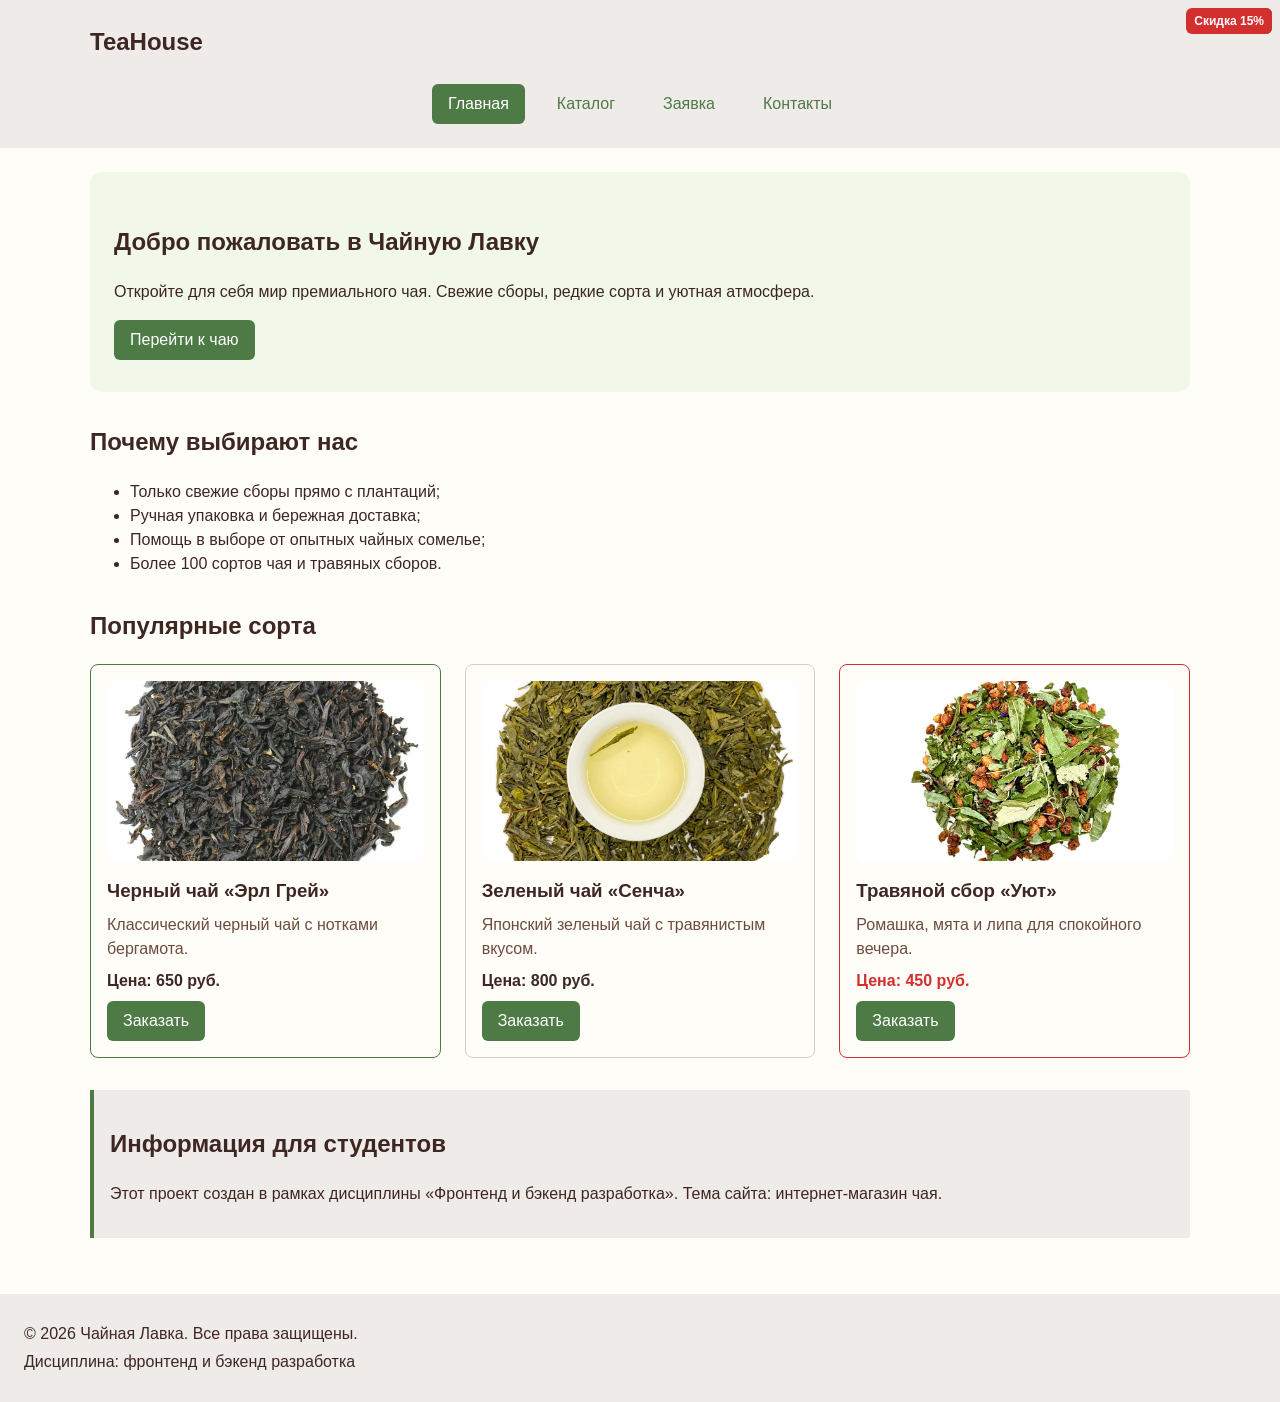
<file: index.html>
<!DOCTYPE html>
<html lang="ru">
<head>
  <meta charset="UTF-8">
  <meta name="viewport" content="width=device-width, initial-scale=1.0">
  <meta name="description" content="Магазин элитного чая. Главная страница.">
  <title>Главная – Чайная Лавка</title>
  <link rel="stylesheet" href="css/style.css">
  <script src="js/main.js" defer></script>
</head>
<body>
  <header class="site-header">
    <div class="site-header__inner">
      <a class="site-header__logo" href="index.html">TeaHouse</a>
      <nav class="site-nav" aria-label="Основная навигация">
        <ul class="site-nav__list">
          <li class="site-nav__item"><a class="site-nav__link site-nav__link--active" href="index.html">Главная</a></li>
          <li class="site-nav__item"><a class="site-nav__link" href="catalog.html">Каталог</a></li>
          <li class="site-nav__item"><a class="site-nav__link" href="order.html">Заявка</a></li>
          <li class="site-nav__item"><a class="site-nav__link" href="contacts.html">Контакты</a></li>
        </ul>
      </nav>
    </div>
  </header>

  <main>
    <section class="hero">
      <h1 class="hero__title">Добро пожаловать в Чайную Лавку</h1>
      <p class="hero__text">
        Откройте для себя мир премиального чая. Свежие сборы, редкие сорта и уютная атмосфера.
      </p>
      <a class="button button--primary" href="#popular">Перейти к чаю</a>
    </section>

    <section class="section" id="advantages">
      <h2 class="section__title">Почему выбирают нас</h2>
      <ul class="advantages-list">
        <li class="advantages-list__item">Только свежие сборы прямо с плантаций;</li>
        <li class="advantages-list__item">Ручная упаковка и бережная доставка;</li>
        <li class="advantages-list__item">Помощь в выборе от опытных чайных сомелье;</li>
        <li class="advantages-list__item">Более 100 сортов чая и травяных сборов.</li>
      </ul>
    </section>

    <section class="section" id="popular">
      <h2 class="section__title">Популярные сорта</h2>

      <div class="products-grid">
        <!-- Товар 1 -->
        <article class="product-card product-card--featured">
          <span class="product-card__badge product-card__badge--hit">Хит</span>
          <img src="images/tea-black.jpg" alt="Черный чай Эрл Грей" class="product-card__image">
          <h3 class="product-card__title">Черный чай «Эрл Грей»</h3>
          <p class="product-card__description">Классический черный чай с нотками бергамота.</p>
          <p class="product-card__price">Цена: 650 руб.</p>
          <button class="button button--primary product-card__button" type="button" data-product="Черный чай «Эрл Грей»">Заказать</button>
        </article>

        <!-- Товар 2 -->
        <article class="product-card">
          <span class="product-card__badge product-card__badge--new">Новинка</span>
          <img src="images/tea-green.jpg" alt="Зеленый чай Сенча" class="product-card__image">
          <h3 class="product-card__title">Зеленый чай «Сенча»</h3>
          <p class="product-card__description">Японский зеленый чай с травянистым вкусом.</p>
          <p class="product-card__price">Цена: 800 руб.</p>
          <button class="button button--primary product-card__button" type="button" data-product="Зеленый чай «Сенча»">Заказать</button>
        </article>

        <!-- Товар 3 -->
        <article class="product-card product-card--discount">
          <span class="product-card__badge product-card__badge--discount">Скидка 15%</span>
          <img src="images/tea-herbal.jpg" alt="Травяной сбор Уют" class="product-card__image">
          <h3 class="product-card__title">Травяной сбор «Уют»</h3>
          <p class="product-card__description">Ромашка, мята и липа для спокойного вечера.</p>
          <p class="product-card__price">Цена: 450 руб.</p>
          <button class="button button--primary product-card__button" type="button" data-product="Травяной сбор «Уют»">Заказать</button>
        </article>
      </div>
    </section>

    <aside class="aside-info">
      <h2 class="aside-info__title">Информация для студентов</h2>
      <p class="aside-info__text">
        Этот проект создан в рамках дисциплины «Фронтенд и бэкенд разработка». Тема сайта: интернет-магазин чая.
      </p>
    </aside>
  </main>

  <footer class="site-footer" id="contacts">
    <p class="site-footer__text">&copy; 2026 Чайная Лавка. Все права защищены.</p>
    <p class="site-footer__text">Дисциплина: фронтенд и бэкенд разработка</p>
  </footer>

  <!--  окно ЗАКАЗА -->
  <dialog class="order-dialog" id="order-dialog" aria-labelledby="order-dialog-title">
    <h2 class="order-dialog__title" id="order-dialog-title">Оформление заявки</h2>
    <form class="order-form" id="order-form" action="#" method="post" novalidate>
      <input id="selected-product" name="selected-product" type="hidden">
      
      <div class="order-form__field">
        <label class="order-form__label" for="order-name">Имя</label>
        <input class="order-form__input" id="order-name" name="name" type="text" placeholder="Введите ваше имя" minlength="2" required>
      </div>
      <div class="order-form__field">
        <label class="order-form__label" for="order-email">E-mail</label>
        <input class="order-form__input" id="order-email" name="email" type="email" placeholder="example@mail.ru" required>
      </div>
      <div class="order-form__field">
        <label class="order-form__label" for="order-phone">Телефон</label>
        <input class="order-form__input" id="order-phone" name="phone" type="tel" placeholder="+7 (900) 000-00-00" pattern="\+?[0-9\s\-\(\)]{10,18}" title="Введите номер телефона" required>
        <small class="order-form__hint">Например: 89009009000</small>
      </div>
      <div class="order-form__field">
        <label class="order-form__label">
          <input class="order-form__checkbox" id="order-agreement" type="checkbox" required>
          Я согласен на обработку данных
        </label>
      </div>

      <div class="order-form__actions">
        <button type="button" id="close-order-dialog" class="button button--secondary">Закрыть</button>
        <button type="submit" class="button button--primary">Отправить заявку</button>
      </div>
    </form>
  </dialog>

  <dialog class="success-dialog" id="success-dialog">
    <div class="success-dialog__content">
      <h2 class="success-dialog__title">Успех!</h2>
      <p class="success-dialog__text">Ваша заявка успешно отправлена. Мы свяжемся с вами в ближайшее время.</p>
      <button type="button" class="button button--primary" id="close-success-dialog">Отлично</button>
    </div>
  </dialog>
</body>
</html>
</file>
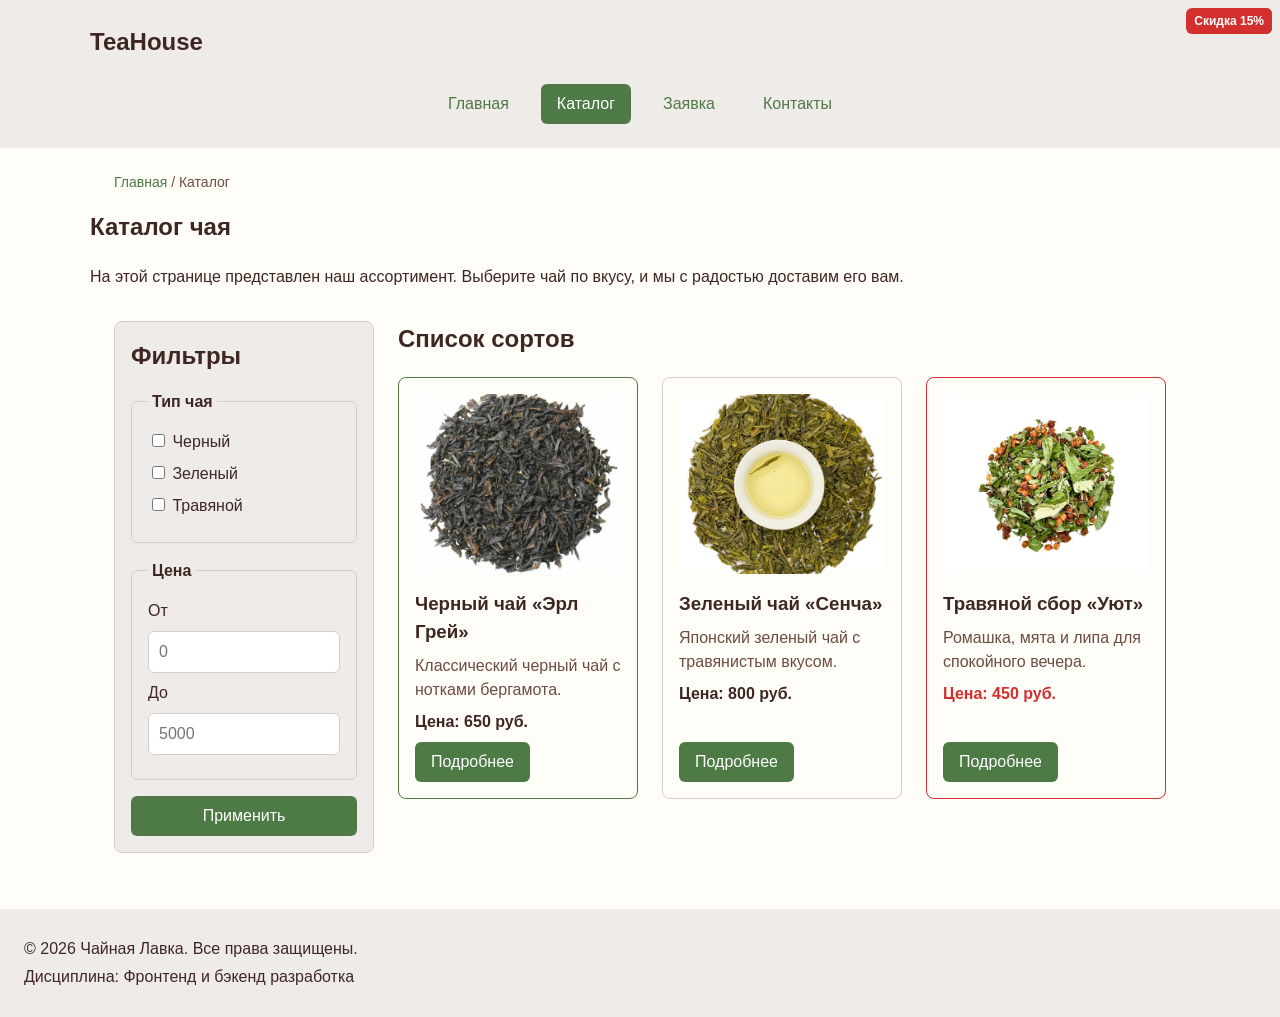
<file: catalog.html>
<!DOCTYPE html>
<html lang="ru">
<head>
  <meta charset="UTF-8">
  <meta name="viewport" content="width=device-width, initial-scale=1.0">
  <meta name="description" content="Каталог элитного чая. Чайная Лавка.">
  <title>Каталог чая – Чайная Лавка</title>
  <link rel="stylesheet" href="css/style.css">
</head>
<body>
  <header class="site-header">
    <div class="site-header__inner">
      <a class="site-header__logo" href="index.html">TeaHouse</a>
      <nav class="site-nav" aria-label="Основная навигация">
        <ul class="site-nav__list">
          <li class="site-nav__item"><a class="site-nav__link" href="index.html">Главная</a></li>
          <li class="site-nav__item"><a class="site-nav__link site-nav__link--active" href="catalog.html">Каталог</a></li>
          <li class="site-nav__item"><a class="site-nav__link" href="order.html">Заявка</a></li>
          <li class="site-nav__item"><a class="site-nav__link" href="contacts.html">Контакты</a></li>
        </ul>
      </nav>
    </div>
  </header>

  <main>
    <nav class="breadcrumbs" aria-label="Хлебные крошки">
      <a class="breadcrumbs__link" href="index.html">Главная</a>
      <span class="breadcrumbs__current">Каталог</span>
    </nav>

    <section class="section">
      <h1 class="section__title">Каталог чая</h1>
      <p class="section__text">
        На этой странице представлен наш ассортимент. Выберите чай по вкусу, и мы с радостью доставим его вам.
      </p>
    </section>

    <section class="catalog-layout">
      <!-- Блок фильтров -->
      <aside class="catalog-filters">
        <h2 class="catalog-filters__title">Фильтры</h2>
        <form class="filters-form" action="#" method="get">
          <fieldset class="filters-form__group">
            <legend class="filters-form__legend">Тип чая</legend>
            <label class="filters-form__label">
              <input type="checkbox" name="category" value="black"> Черный
            </label>
            <label class="filters-form__label">
              <input type="checkbox" name="category" value="green"> Зеленый
            </label>
            <label class="filters-form__label">
              <input type="checkbox" name="category" value="herbal"> Травяной
            </label>
          </fieldset>

          <fieldset class="filters-form__group">
            <legend class="filters-form__legend">Цена</legend>
            <label class="filters-form__label" for="price-from">От</label>
            <input class="filters-form__input" id="price-from" name="price-from" type="number" min="0" placeholder="0">
            
            <label class="filters-form__label" for="price-to">До</label>
            <input class="filters-form__input" id="price-to" name="price-to" type="number" min="0" placeholder="5000">
          </fieldset>

          <button class="button button--primary" type="submit">Применить</button>
        </form>
      </aside>

      <!-- Сетка товаров -->
      <section class="catalog-products">
        <h2 class="catalog-products__title">Список сортов</h2>
        
        <div class="products-grid">
          <!-- Товар 1 -->
          <article class="product-card product-card--featured">
            <span class="product-card__badge product-card__badge--hit">Хит</span>
            <img src="images/tea-black.jpg" alt="Черный чай Эрл Грей" class="product-card__image">
            <h3 class="product-card__title">Черный чай «Эрл Грей»</h3>
            <p class="product-card__description">Классический черный чай с нотками бергамота.</p>
            <p class="product-card__price">Цена: 650 руб.</p>
            <a class="button button--primary product-card__button" href="product.html?name=Черный чай «Эрл Грей»&price=650">Подробнее</a>
          </article>

          <!-- Товар 2 -->
          <article class="product-card">
            <span class="product-card__badge product-card__badge--new">Новинка</span>
            <img src="images/tea-green.jpg" alt="Зеленый чай Сенча" class="product-card__image">
            <h3 class="product-card__title">Зеленый чай «Сенча»</h3>
            <p class="product-card__description">Японский зеленый чай с травянистым вкусом.</p>
            <p class="product-card__price">Цена: 800 руб.</p>
            <a class="button button--primary product-card__button" href="product.html?name=Зеленый чай «Сенча»&price=800">Подробнее</a>
          </article>

          <!-- Товар 3 -->
          <article class="product-card product-card--discount">
            <span class="product-card__badge product-card__badge--discount">Скидка 15%</span>
            <img src="images/tea-herbal.jpg" alt="Травяной сбор Уют" class="product-card__image">
            <h3 class="product-card__title">Травяной сбор «Уют»</h3>
            <p class="product-card__description">Ромашка, мята и липа для спокойного вечера.</p>
            <p class="product-card__price">Цена: 450 руб.</p>
            <a class="button button--primary product-card__button" href="product.html?name=Травяной сбор «Уют»&price=450">Подробнее</a>
          </article>
        </div>
      </section>
    </section>
  </main>

  <footer class="site-footer">
    <p class="site-footer__text">&copy; 2026 Чайная Лавка. Все права защищены.</p>
    <p class="site-footer__text">Дисциплина: Фронтенд и бэкенд разработка</p>
  </footer>
</body>
</html>
</file>
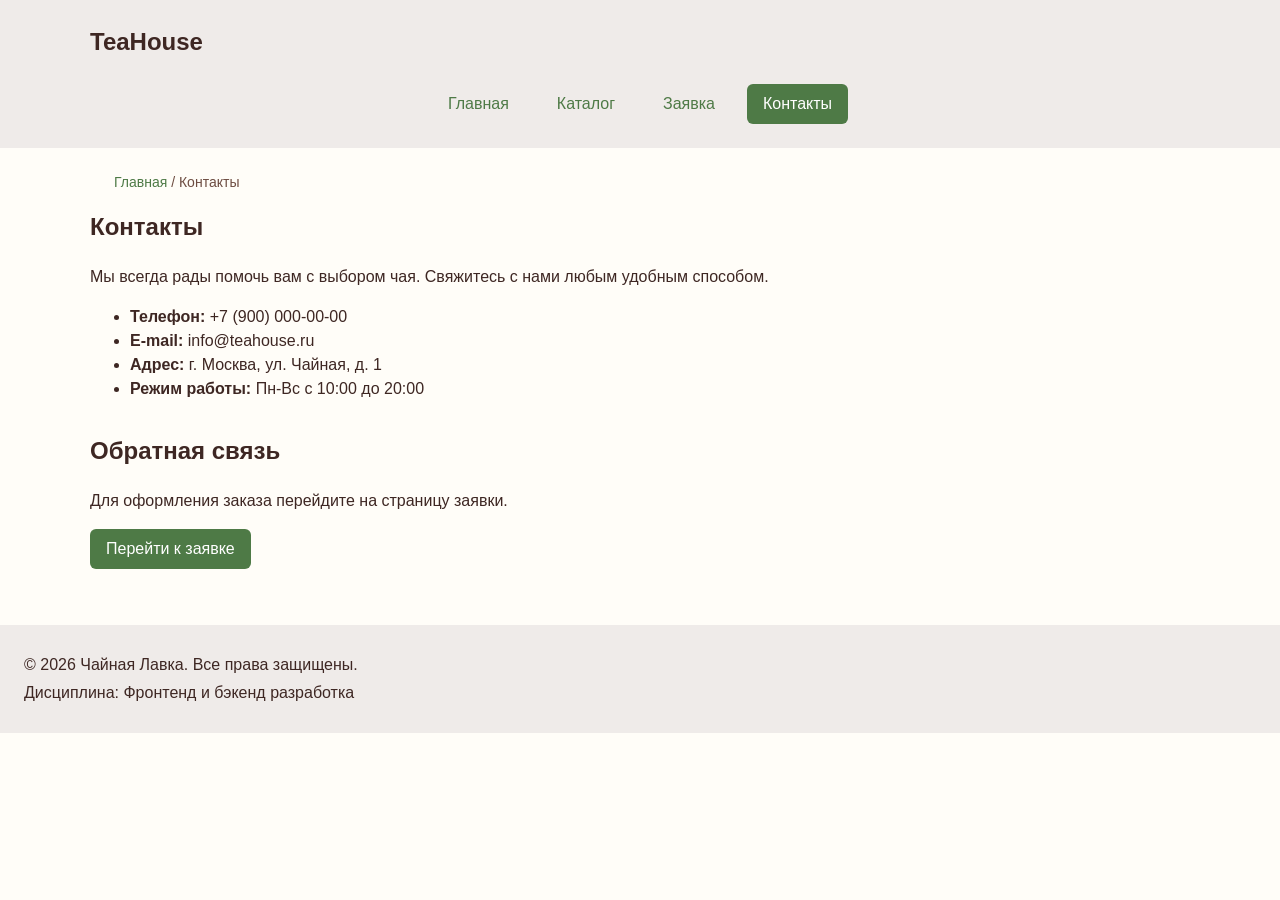
<file: contacts.html>
<!DOCTYPE html>
<html lang="ru">
<head>
  <meta charset="UTF-8">
  <meta name="viewport" content="width=device-width, initial-scale=1.0">
  <meta name="description" content="Контактная информация Чайной Лавки.">
  <title>Контакты – Чайная Лавка</title>
  <link rel="stylesheet" href="css/style.css">
</head>
<body>
  <header class="site-header">
    <div class="site-header__inner">
      <a class="site-header__logo" href="index.html">TeaHouse</a>
      <nav class="site-nav" aria-label="Основная навигация">
        <ul class="site-nav__list">
          <li class="site-nav__item"><a class="site-nav__link" href="index.html">Главная</a></li>
          <li class="site-nav__item"><a class="site-nav__link" href="catalog.html">Каталог</a></li>
          <li class="site-nav__item"><a class="site-nav__link" href="order.html">Заявка</a></li>
          <li class="site-nav__item"><a class="site-nav__link site-nav__link--active" href="contacts.html">Контакты</a></li>
        </ul>
      </nav>
    </div>
  </header>

  <main>
    <nav class="breadcrumbs" aria-label="Хлебные крошки">
      <a class="breadcrumbs__link" href="index.html">Главная</a>
      <span class="breadcrumbs__current">Контакты</span>
    </nav>

    <section class="section">
      <h1 class="section__title">Контакты</h1>
      <p class="section__text">
        Мы всегда рады помочь вам с выбором чая. Свяжитесь с нами любым удобным способом.
      </p>
      <ul class="contacts-list">
        <li class="contacts-list__item"><strong>Телефон:</strong> +7 (900) 000-00-00</li>
        <li class="contacts-list__item"><strong>E-mail:</strong> info@teahouse.ru</li>
        <li class="contacts-list__item"><strong>Адрес:</strong> г. Москва, ул. Чайная, д. 1</li>
        <li class="contacts-list__item"><strong>Режим работы:</strong> Пн-Вс с 10:00 до 20:00</li>
      </ul>
    </section>

    <section class="section" id="feedback">
      <h2 class="section__title">Обратная связь</h2>
      <p class="section__text">
        Для оформления заказа перейдите на страницу заявки.
      </p>
      <a class="button button--primary" href="order.html">Перейти к заявке</a>
    </section>
  </main>

  <footer class="site-footer">
    <p class="site-footer__text">&copy; 2026 Чайная Лавка. Все права защищены.</p>
    <p class="site-footer__text">Дисциплина: Фронтенд и бэкенд разработка</p>
  </footer>
</body>
</html>
</file>
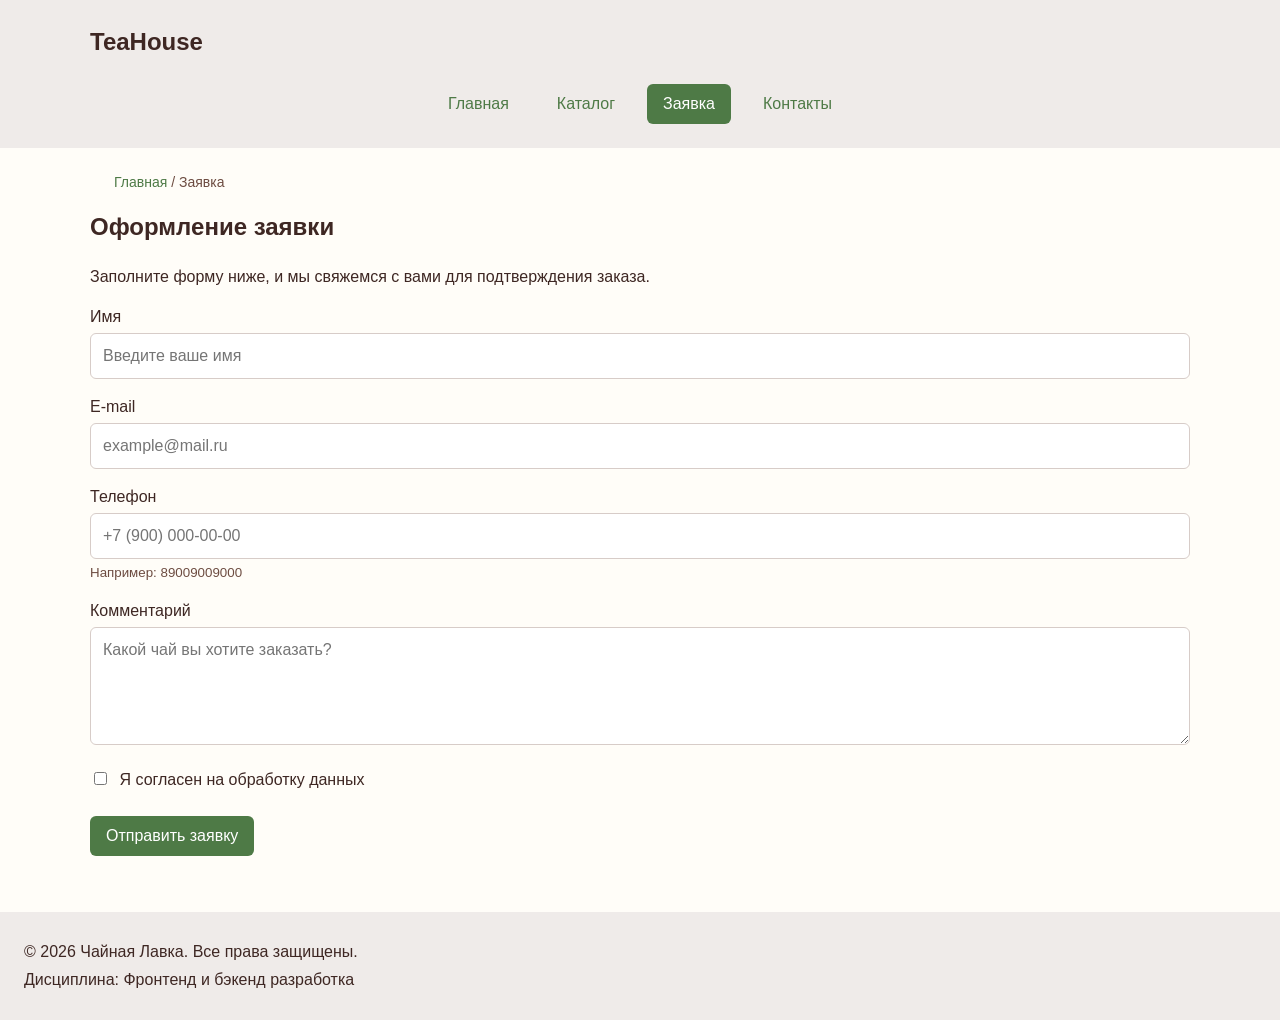
<file: order.html>
<!DOCTYPE html>
<html lang="ru">
<head>
  <meta charset="UTF-8">
  <meta name="viewport" content="width=device-width, initial-scale=1.0">
  <meta name="description" content="Оформление заявки на покупку чая.">
  <title>Оформление заявки – Чайная Лавка</title>
  <link rel="stylesheet" href="css/style.css">
  <script src="js/main.js" defer></script>
</head>
<body>
  <header class="site-header">
    <div class="site-header__inner">
      <a class="site-header__logo" href="index.html">TeaHouse</a>
      <nav class="site-nav" aria-label="Основная навигация">
        <ul class="site-nav__list">
          <li class="site-nav__item"><a class="site-nav__link" href="index.html">Главная</a></li>
          <li class="site-nav__item"><a class="site-nav__link" href="catalog.html">Каталог</a></li>
          <li class="site-nav__item"><a class="site-nav__link site-nav__link--active" href="order.html">Заявка</a></li>
          <li class="site-nav__item"><a class="site-nav__link" href="contacts.html">Контакты</a></li>
        </ul>
      </nav>
    </div>
  </header>

  <main>
    <nav class="breadcrumbs" aria-label="Хлебные крошки">
      <a class="breadcrumbs__link" href="index.html">Главная</a>
      <span class="breadcrumbs__current">Заявка</span>
    </nav>

    <section class="section">
      <h1 class="section__title">Оформление заявки</h1>
      <p class="section__text">Заполните форму ниже, и мы свяжемся с вами для подтверждения заказа.</p>
      
      <form class="order-form" id="order-form" action="#" method="post" novalidate>
        <div class="order-form__field">
          <label class="order-form__label" for="order-name">Имя</label>
          <input class="order-form__input" id="order-name" name="name" type="text" placeholder="Введите ваше имя" minlength="2" required>
        </div>
        
        <div class="order-form__field">
          <label class="order-form__label" for="order-email">E-mail</label>
          <input class="order-form__input" id="order-email" name="email" type="email" placeholder="example@mail.ru" required>
        </div>
        
        <div class="order-form__field">
          <label class="order-form__label" for="order-phone">Телефон</label>
          <input class="order-form__input" id="order-phone" name="phone" type="tel" placeholder="+7 (900) 000-00-00" pattern="\+?[0-9\s\-\(\)]{10,18}" title="Введите номер телефона" required>
          <small class="order-form__hint">Например: 89009009000</small>
        </div>
        
        <div class="order-form__field">
          <label class="order-form__label" for="order-comment">Комментарий</label>
          <textarea class="order-form__textarea" id="order-comment" name="comment" rows="4" placeholder="Какой чай вы хотите заказать?"></textarea>
        </div>
        
        <div class="order-form__field">
          <label class="order-form__label">
            <input class="order-form__checkbox" id="order-agreement" type="checkbox" required>
            Я согласен на обработку данных
          </label>
        </div>
        
        <div class="order-form__actions">
          <button type="submit" class="button button--primary">Отправить заявку</button>
        </div>
      </form>
    </section>
  </main>

  <footer class="site-footer">
    <p class="site-footer__text">&copy; 2026 Чайная Лавка. Все права защищены.</p>
    <p class="site-footer__text">Дисциплина: Фронтенд и бэкенд разработка</p>
  </footer>

  <!-- ОКНО УСПЕХА -->
  <dialog class="success-dialog" id="success-dialog">
    <div class="success-dialog__content">
      <h2 class="success-dialog__title">Успех!</h2>
      <p class="success-dialog__text">Ваша заявка успешно отправлена. Мы свяжемся с вами в ближайшее время.</p>
      <button type="button" class="button button--primary" id="close-success-dialog">Отлично</button>
    </div>
  </dialog>
</body>
</html>
</file>
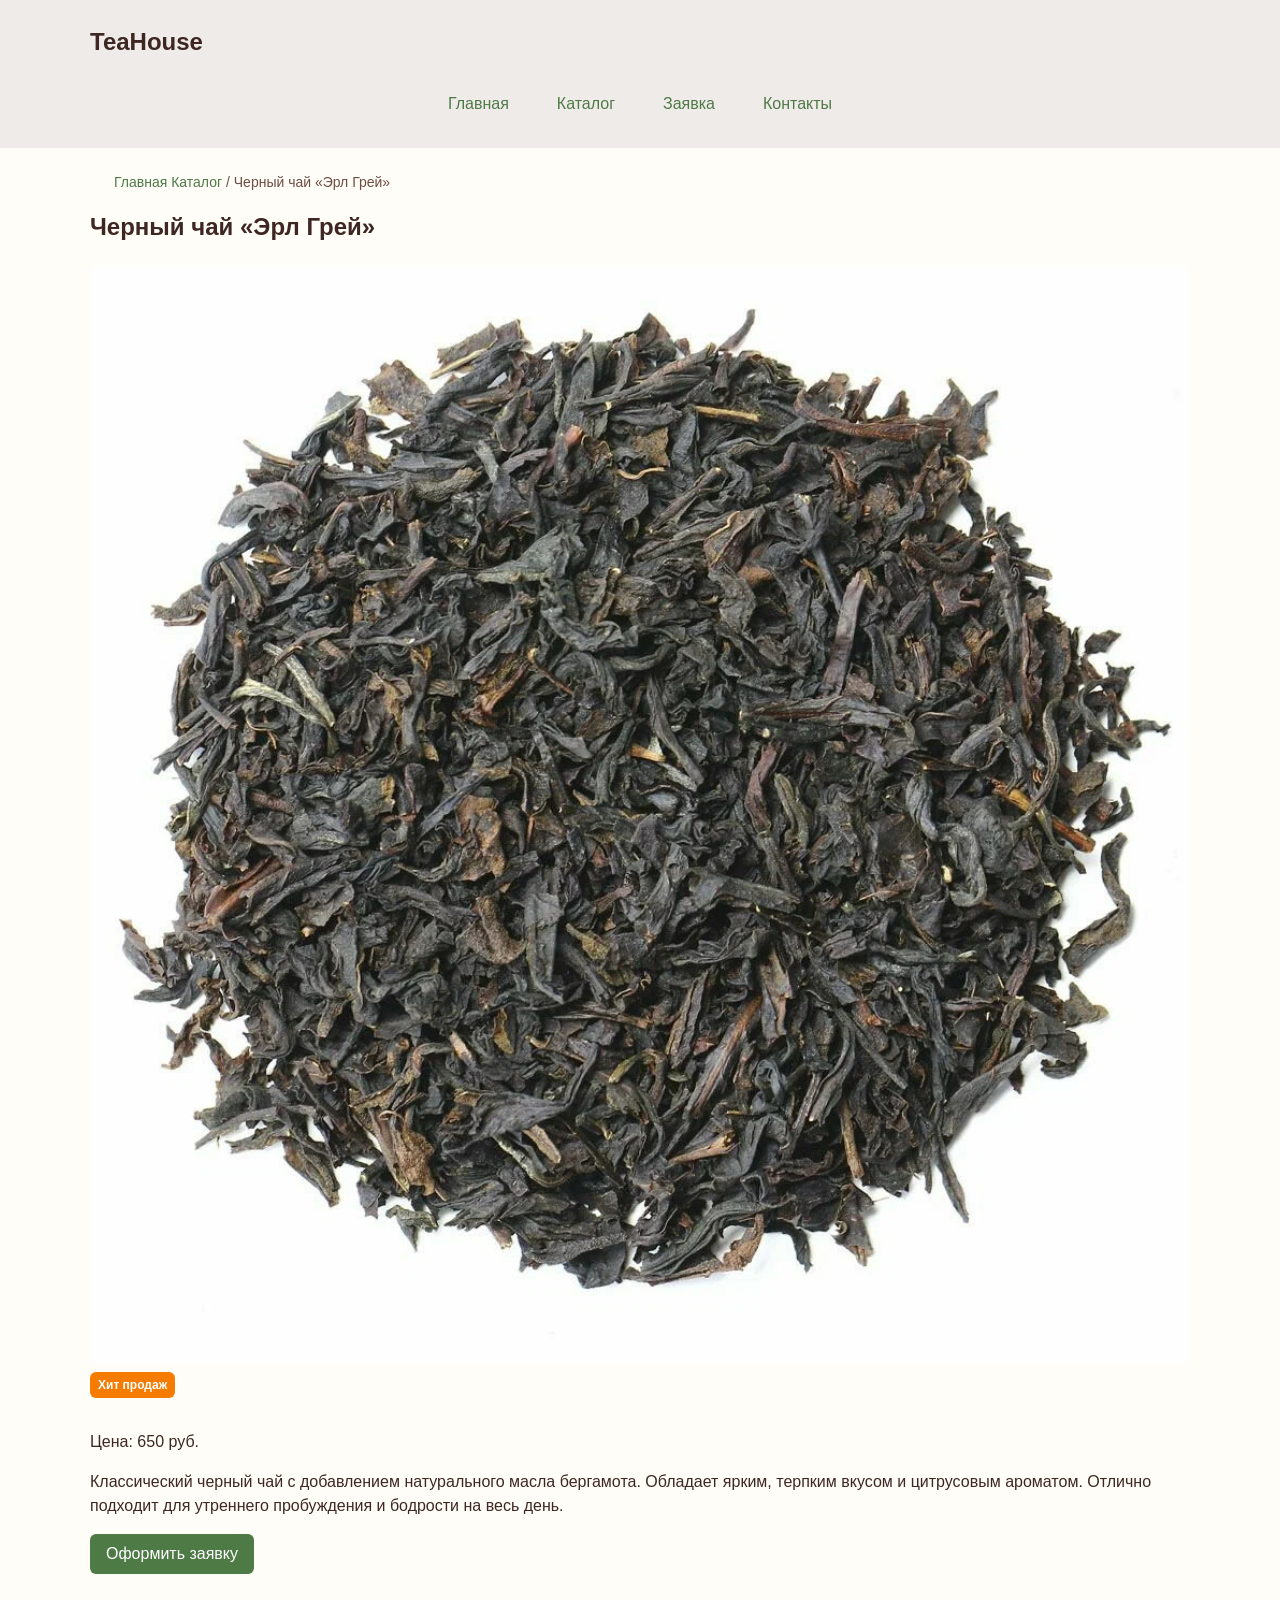
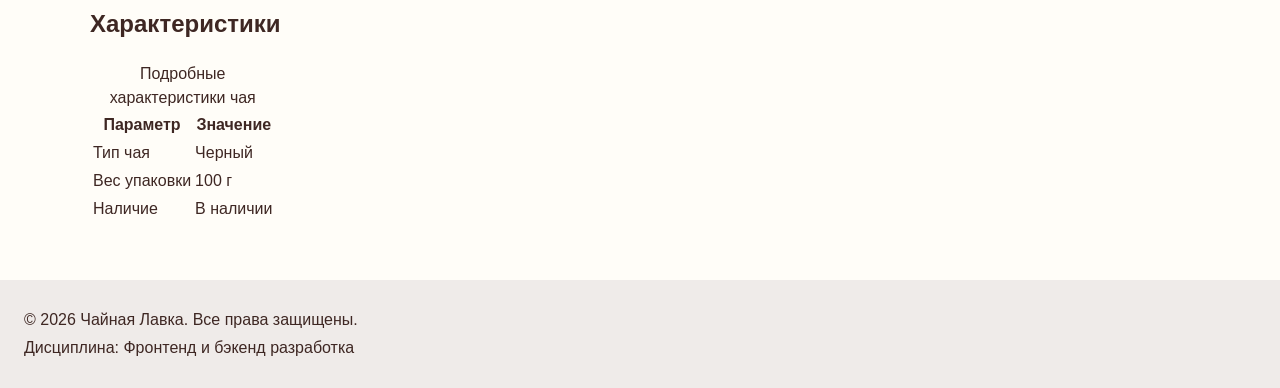
<file: product.html>
<!DOCTYPE html>
<html lang="ru">
<head>
  <meta charset="UTF-8">
  <meta name="viewport" content="width=device-width, initial-scale=1.0">
  <meta name="description" content="Страница товара. Чайная Лавка.">
  <title>Товар – Чайная Лавка</title>
  <link rel="stylesheet" href="css/style.css">
</head>
<body>
  <header class="site-header">
    <div class="site-header__inner">
      <a class="site-header__logo" href="index.html">TeaHouse</a>
      <nav class="site-nav" aria-label="Основная навигация">
        <ul class="site-nav__list">
          <li class="site-nav__item"><a class="site-nav__link" href="index.html">Главная</a></li>
          <li class="site-nav__item"><a class="site-nav__link" href="catalog.html">Каталог</a></li>
          <li class="site-nav__item"><a class="site-nav__link" href="order.html">Заявка</a></li>
          <li class="site-nav__item"><a class="site-nav__link" href="contacts.html">Контакты</a></li>
        </ul>
      </nav>
    </div>
  </header>

  <main>
    <nav class="breadcrumbs" aria-label="Хлебные крошки">
      <a class="breadcrumbs__link" href="index.html">Главная</a>
      <a class="breadcrumbs__link" href="catalog.html">Каталог</a>
      <span class="breadcrumbs__current" id="crumb-name">Черный чай «Эрл Грей»</span>
    </nav>

    <section class="section">
      <h1 class="section__title" id="product-title">Черный чай «Эрл Грей»</h1>
      
      <div class="product-detail">
        <div class="product-detail__image">
          <img src="images/tea-black.jpg" alt="Чай" style="width: 100%; border-radius: var(--radius-md);">
        </div>
        
        <div class="product-detail__info">
          <span class="product-card__badge product-card__badge--hit" style="position: static; display: inline-block; margin-bottom: 16px;">Хит продаж</span>
          <p class="product-detail__price" id="product-price">Цена: 650 руб.</p>
          <p class="product-detail__description">
            Классический черный чай с добавлением натурального масла бергамота. Обладает ярким, терпким вкусом и цитрусовым ароматом. Отлично подходит для утреннего пробуждения и бодрости на весь день.
          </p>
          <a class="button button--primary" href="order.html">Оформить заявку</a>
        </div>
      </div>
    </section>

    <section class="section">
      <h2 class="section__title">Характеристики</h2>
      <table class="product-table">
        <caption>Подробные характеристики чая</caption>
        <thead>
          <tr>
            <th>Параметр</th>
            <th>Значение</th>
          </tr>
        </thead>
        <tbody>
          <tr>
            <td>Тип чая</td>
            <td id="product-type">Черный</td>
          </tr>
          <tr>
            <td>Вес упаковки</td>
            <td>100 г</td>
          </tr>
          <tr>
            <td>Наличие</td>
            <td>В наличии</td>
          </tr>
        </tbody>
      </table>
    </section>
  </main>

  <footer class="site-footer">
    <p class="site-footer__text">&copy; 2026 Чайная Лавка. Все права защищены.</p>
    <p class="site-footer__text">Дисциплина: Фронтенд и бэкенд разработка</p>
  </footer>

  <!-- Скрипт для подстановки названия, цены и типа чая -->
  <script>
    const urlParams = new URLSearchParams(window.location.search);
    const name = urlParams.get('name');
    const price = urlParams.get('price');

    if (name) {
      document.getElementById('product-title').textContent = name;
      document.getElementById('crumb-name').textContent = name;
      
      // Меняем картинку в зависимости от названия
      const img = document.querySelector('.product-detail__image img');
      if (name.includes('Эрл Грей')) {
        img.src = 'images/tea-black.jpg';
        document.getElementById('product-type').textContent = 'Черный';
      } else if (name.includes('Сенча')) {
        img.src = 'images/tea-green.jpg';
        document.getElementById('product-type').textContent = 'Зеленый';
      } else if (name.includes('Уют')) {
        img.src = 'images/tea-herbal.jpg';
        document.getElementById('product-type').textContent = 'Травяной';
      }
    }
    
    if (price) {
      document.getElementById('product-price').textContent = 'Цена: ' + price + ' руб.';
    }
  </script>
</body>
</html>
</file>
<file: css/style.css>
:root {
  --color-bg: #fffdf8; 
  --color-text: #3e2723; 
  --color-muted: #6d4c41; 
  --color-primary: #4e7a46; 
  --color-primary-dark: #3a5c34;
  --color-border: #d7ccc8;
  --color-surface: #efebe9;
  --color-surface-accent: #f1f8e9; 
  --color-danger: #d32f2f;
  --color-success: #388e3c;
  --color-success-bg: #e8f5e9;
  --color-white: #ffffff;

  --space-xs: 4px;
  --space-sm: 8px;
  --space-md: 16px;
  --space-lg: 24px;
  --space-xl: 32px;

  --radius-sm: 6px;
  --radius-md: 8px;
  --radius-lg: 12px;

  --container-width: 1100px;
}

/*  2. Базовые стили */
* {
  box-sizing: border-box;
}

html {
  scroll-behavior: smooth;
}

body {
  margin: 0;
  font-family: Arial, sans-serif;
  line-height: 1.5;
  color: var(--color-text);
  background-color: var(--color-bg);
}

header,
main,
footer {
  padding: var(--space-lg);
}

/*  3. Общие элементы (Кнопки) */
a {
  color: var(--color-primary);
}

a:hover {
  color: var(--color-primary-dark);
}

a:focus-visible {
  outline: 2px solid var(--color-primary);
  outline-offset: 3px;
}

.button {
  display: inline-block;
  padding: var(--space-sm) var(--space-md);
  border: none;
  border-radius: var(--radius-sm);
  font: inherit;
  text-decoration: none;
  cursor: pointer;
  text-align: center;
}

.button--primary {
  color: var(--color-white);
  background-color: var(--color-primary);
}

.button--primary:hover {
  background-color: var(--color-primary-dark);
  color: var(--color-white);
}

.button--secondary {
  color: var(--color-primary);
  background-color: transparent;
  border: 1px solid var(--color-primary);
}

.button--secondary:hover {
  color: var(--color-white);
  background-color: var(--color-primary);
}

.button:focus-visible {
  outline: 2px solid var(--color-primary);
  outline-offset: 3px;
}

.button:disabled, .button--disabled {
  opacity: 0.6;
  cursor: not-allowed;
}

/* 4. Шапка и навигация (БЭМ) */
.site-header {
  background-color: var(--color-surface);
}

.site-header__inner {
  max-width: var(--container-width);
  margin: 0 auto;
}

.site-header__logo {
  font-weight: 700;
  color: var(--color-text);
  text-decoration: none;
  font-size: 24px;
  display: inline-block;
  margin-bottom: var(--space-sm);
}

.site-nav__list {
  display: flex;
  flex-wrap: wrap;
  justify-content: center;
  align-items: center;
  gap: var(--space-md);
  padding: 0;
  margin: var(--space-md) 0 0;
  list-style: none;
}

.site-nav__link {
  display: inline-block;
  padding: var(--space-sm) var(--space-md);
  color: var(--color-primary);
  text-decoration: none;
  border-radius: var(--radius-sm);
}

.site-nav__link:hover {
  color: var(--color-white);
  background-color: var(--color-primary);
  text-decoration: none;
}

.site-nav__link:focus-visible {
  outline: 2px solid var(--color-primary);
  outline-offset: 3px;
}

.site-nav__link--active {
  color: var(--color-white);
  background-color: var(--color-primary);
}

/* 5. Компоненты страницы */
.hero {
  max-width: var(--container-width);
  margin: 0 auto var(--space-xl);
  padding: var(--space-xl) var(--space-lg);
  background-color: var(--color-surface-accent);
  border-radius: var(--radius-lg);
}

.section {
  max-width: var(--container-width);
  margin: 0 auto var(--space-xl);
}

.section__title {
  margin-top: 0;
}

.section__text {
  margin-bottom: var(--space-md);
}

/* Сетка товаров */
.products-grid {
  display: grid;
  grid-template-columns: repeat(3, 1fr);
  gap: var(--space-lg);
}

/* Карточка товара */
.product-card {
  display: flex;
  flex-direction: column;
  gap: var(--space-sm);
  padding: var(--space-md);
  border: 1px solid var(--color-border);
  border-radius: var(--radius-md);
  background-color: var(--color-bg);
  transition: border-color 0.2s ease;
}

.product-card:hover {
  border-color: var(--color-primary);
}

.product-card--featured {
  border-color: var(--color-primary);
}

.product-card--discount {
  border-color: var(--color-danger);
}

.product-card__title {
  margin: 0;
  color: var(--color-text);
}

.product-card__description {
  margin: 0;
  color: var(--color-muted);
}

.product-card__price {
  margin: 0;
  font-weight: 700;
}

.product-card--discount .product-card__price {
  color: var(--color-danger);
}

.product-card__button {
  margin-top: auto;
  align-self: flex-start;
}

.aside-info {
  max-width: var(--container-width);
  margin: 0 auto var(--space-xl);
  padding: var(--space-md);
  border-left: 4px solid var(--color-primary);
  background-color: var(--color-surface);
}

/* Хлебные крошки */
.breadcrumbs {
  max-width: var(--container-width);
  margin: 0 auto var(--space-md);
  font-size: 14px;
  color: var(--color-muted);
  padding: 0 var(--space-lg);
}

.breadcrumbs__link {
  color: var(--color-primary);
  text-decoration: none;
}

.breadcrumbs__link:hover {
  text-decoration: underline;
}

.breadcrumbs__current::before {
  content: " / ";
  color: var(--color-muted);
}

:target {
  outline: 2px dashed var(--color-primary);
  outline-offset: 4px;
}

/* Подвал */
.site-footer {
  background-color: var(--color-surface);
}

.site-footer__text {
  margin: var(--space-xs) 0;
}

/* 6. Каталог (Grid + Фильтры) */
.catalog-layout {
  max-width: var(--container-width);
  margin: 0 auto var(--space-xl);
  display: grid;
  grid-template-columns: 260px 1fr;
  grid-template-areas: "filters products";
  gap: var(--space-lg);
  padding: 0 var(--space-lg);
}

.catalog-filters {
  grid-area: filters;
  padding: var(--space-md);
  border: 1px solid var(--color-border);
  border-radius: var(--radius-md);
  background-color: var(--color-surface);
}

.catalog-filters__title {
  margin-top: 0;
  margin-bottom: var(--space-md);
}

.catalog-products {
  grid-area: products;
}

.catalog-products__title {
  margin-top: 0;
}

.filters-form {
  display: grid;
  gap: var(--space-md);
}

.filters-form__group {
  margin: 0;
  padding: var(--space-md);
  border: 1px solid var(--color-border);
  border-radius: var(--radius-sm);
}

.filters-form__legend {
  font-weight: 700;
  padding: 0 var(--space-xs);
}

.filters-form__label {
  display: block;
  margin-bottom: var(--space-sm);
}

.filters-form__input {
  width: 100%;
  padding: 8px 10px;
  border: 1px solid var(--color-border);
  border-radius: var(--radius-sm);
  font: inherit;
  margin-bottom: var(--space-sm);
}

/* 7. Форма и модальное окно (БЭМ) */
.order-dialog {
  width: min(100% - 32px, 560px);
  padding: var(--space-lg);
  border: none;
  border-radius: var(--radius-lg);
}

.order-dialog::backdrop {
  background-color: rgba(0, 0, 0, 0.5);
}

.order-dialog__title {
  margin-top: 0;
}

.order-form__field {
  margin-bottom: var(--space-md);
}

.order-form__label {
  display: block;
  margin-bottom: var(--space-xs);
}

.order-form__input,
.order-form__select,
.order-form__textarea {
  width: 100%;
  padding: 10px 12px;
  border: 1px solid var(--color-border);
  border-radius: var(--radius-sm);
  font: inherit;
  transition: border-color 0.2s ease;
}

.order-form__checkbox {
  width: auto;
  margin-right: var(--space-sm);
}

.order-form__hint {
  display: block;
  margin-top: var(--space-xs);
  color: var(--color-muted);
}

.order-form__input:hover,
.order-form__select:hover,
.order-form__textarea:hover {
  border-color: var(--color-primary);
}

.order-form__input:focus-visible,
.order-form__select:focus-visible,
.order-form__textarea:focus-visible,
.order-form__actions button:focus-visible {
  outline: 2px solid var(--color-primary);
  outline-offset: 3px;
}

[aria-invalid="true"] {
  border-color: var(--color-danger);
}

.order-form__actions {
  display: flex;
  gap: var(--space-md);
  margin-top: var(--space-lg);
}

.success-message {
  margin: 0 0 var(--space-md) 0;
  padding: var(--space-sm) var(--space-md);
  border-left: 4px solid var(--color-success);
  background-color: var(--color-success-bg);
  color: var(--color-success);
  font-weight: bold;
  border-radius: var(--radius-sm);
}

.success-message[hidden] {
  display: none;
}

/* Картинки в карточках */
.product-card__image {
  width: 100%;
  height: 180px;
  object-fit: cover;
  border-radius: var(--radius-sm);
  margin-bottom: var(--space-sm);
}

/* Бейджи (Хит, Новинка, Скидка) */
.product-card__badge {
  position: absolute;
  top: var(--space-sm);
  right: var(--space-sm);
  padding: 4px 8px;
  color: var(--color-white);
  border-radius: var(--radius-sm);
  font-size: 12px;
  font-weight: bold;
  z-index: 10;
}

.product-card__badge--hit {
  background-color: #f57c00; /* Оранжевый */
}

.product-card__badge--new {
  background-color: #1976d2; /* Синий */
}

.product-card__badge--discount {
  background-color: var(--color-danger); /* Красный */
}

/* Стили для всплывающего окна успеха */
.success-dialog {
  border: none;
  border-radius: var(--radius-lg);
  padding: 0;
  max-width: 400px;
  width: 90%;
  box-shadow: 0 10px 30px rgba(0,0,0,0.2);
  text-align: center;
}

.success-dialog::backdrop {
  background-color: rgba(0, 0, 0, 0.5);
}

.success-dialog__content {
  padding: var(--space-xl) var(--space-lg);
}

.success-dialog__title {
  color: var(--color-success);
  margin-top: 0;
  font-size: 24px;
}

.success-dialog__text {
  margin-bottom: var(--space-lg);
  color: var(--color-text);
}
</file>
